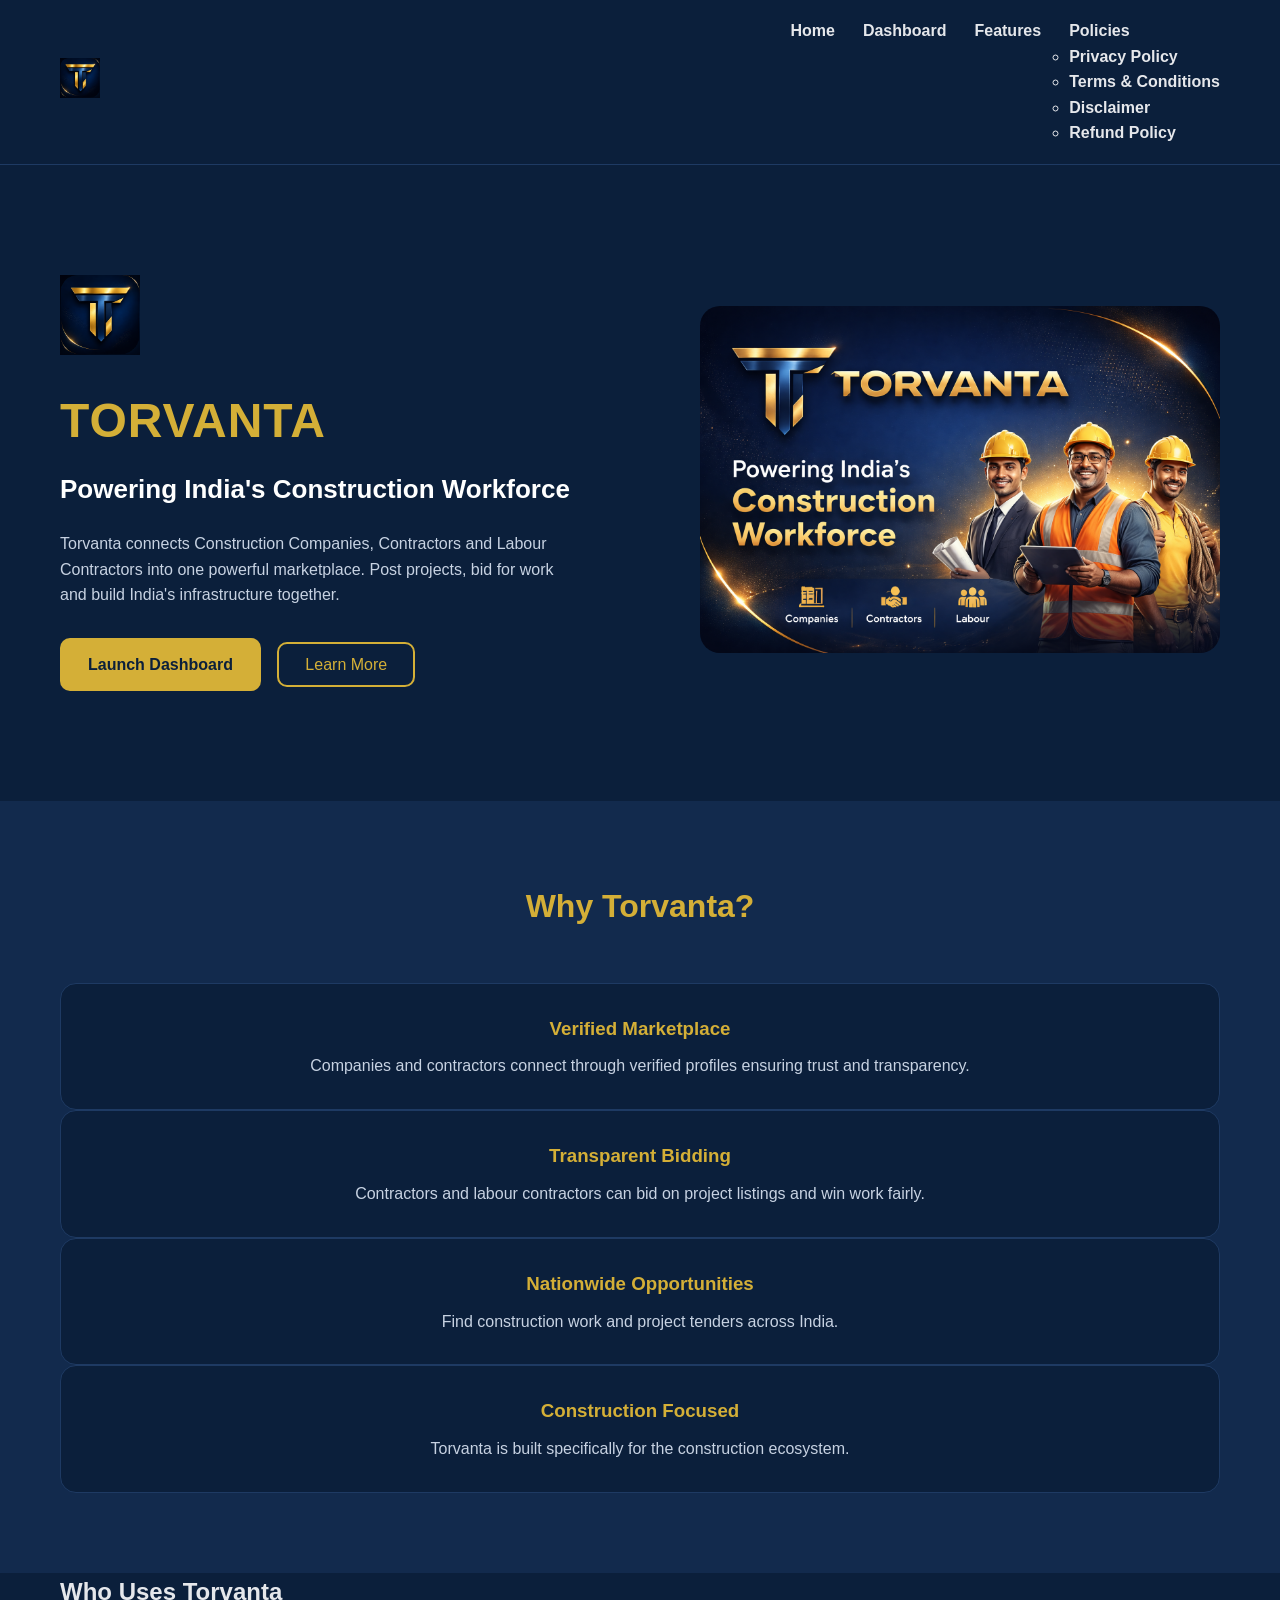
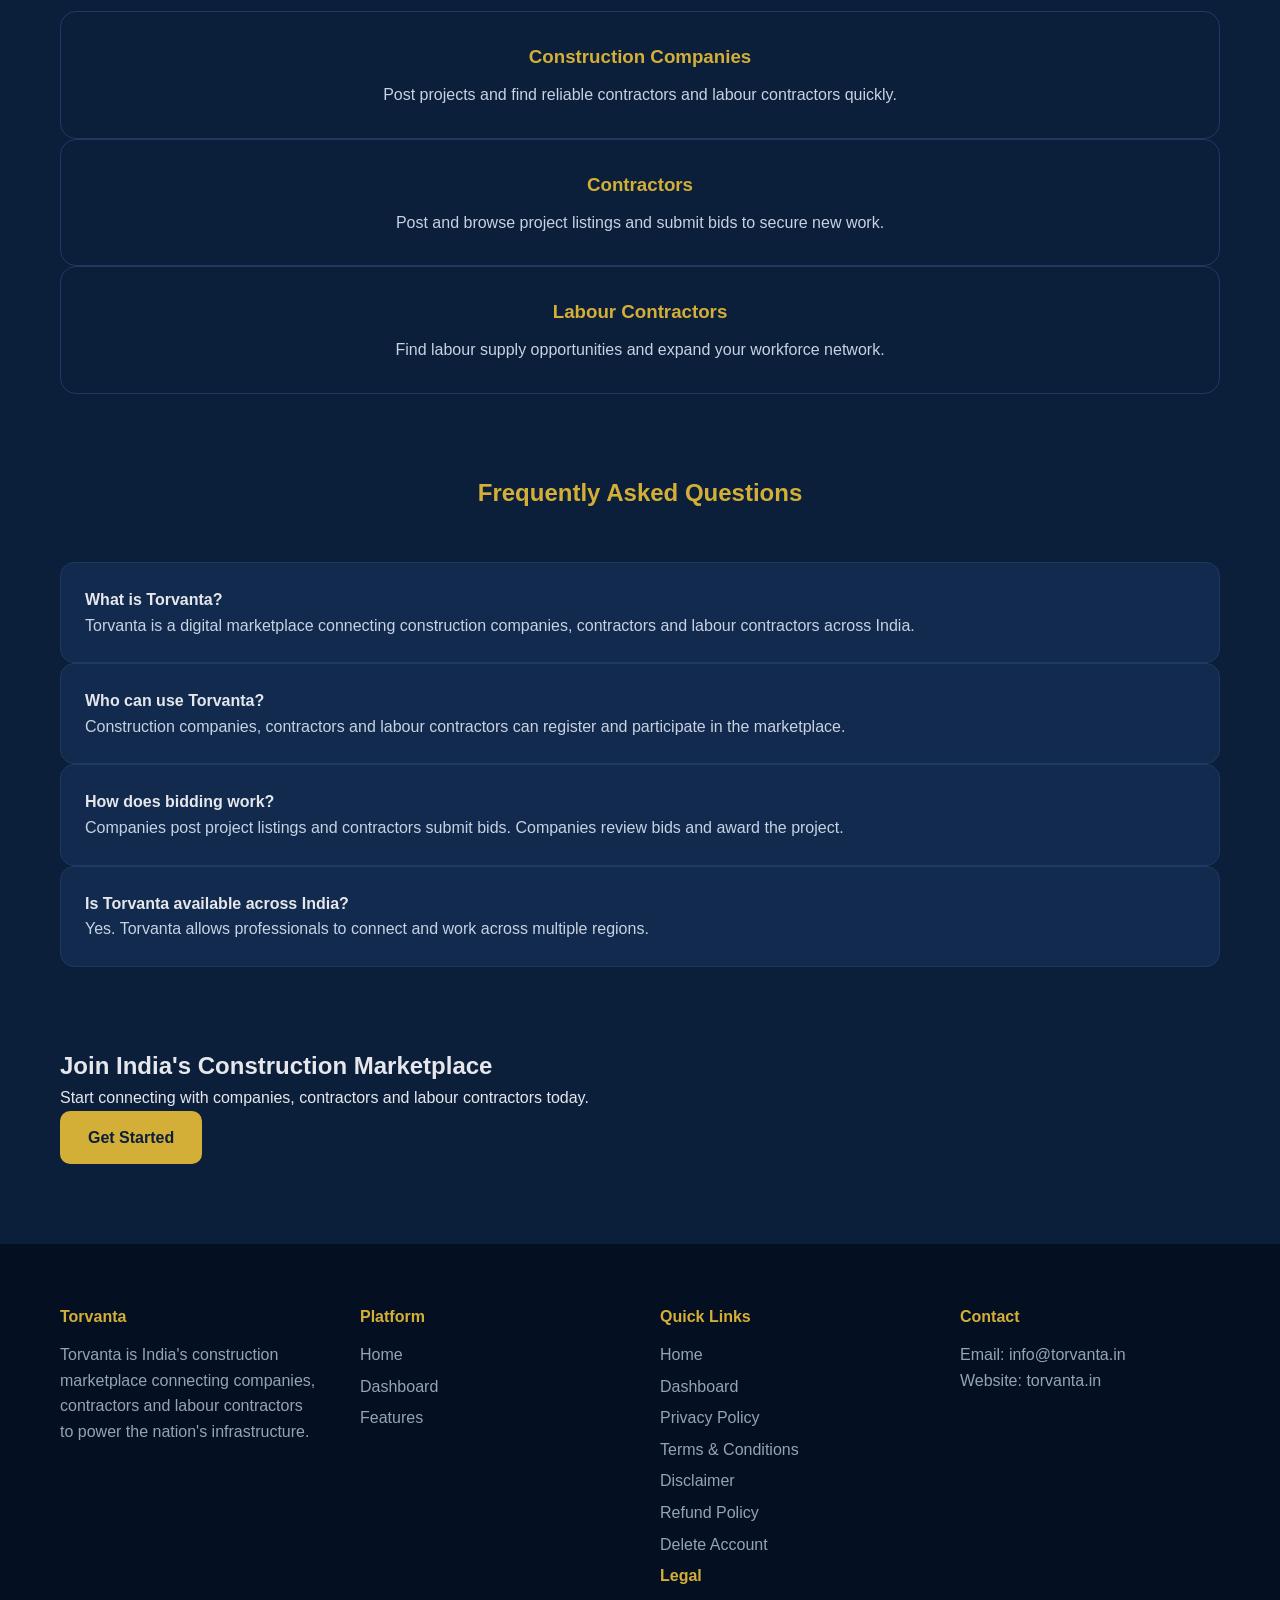
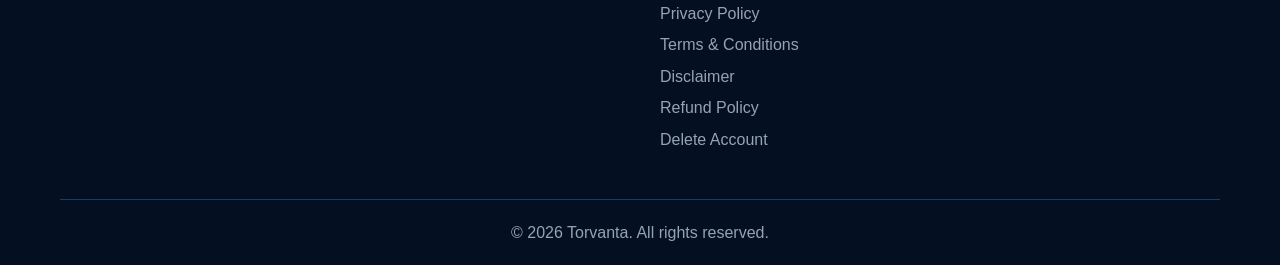
<file: index.html>
<!DOCTYPE html>
<html lang="en">

<head>

<meta charset="UTF-8">
<meta name="viewport" content="width=device-width, initial-scale=1.0">

<title>Torvanta | Powering India's Construction Workforce</title>

<meta name="description"
content="Torvanta is India's construction marketplace connecting Companies, Contractors and Labour Contractors for projects and tenders.">

<link rel="stylesheet" href="styles.css">

</head>

<body>

<!-- ================= NAVBAR ================= -->

<nav class="navbar">

<div class="container">

<div class="nav-brand">

<img src="logo.png" class="nav-logo">

</div>

<ul class="nav-links">

<li><a href="index.html" class="active">Home</a></li>

<li><a href="dashboard.html">Dashboard</a></li>

<li><a href="#features">Features</a></li>

<li class="dropdown">

<a href="#">Policies</a>

<ul class="dropdown-menu">

<li><a href="privacy-policy.html">Privacy Policy</a></li>

<li><a href="terms-conditions.html">Terms & Conditions</a></li>

<li><a href="disclaimer.html">Disclaimer</a></li>

<li><a href="refund-policy.html">Refund Policy</a></li>

</ul>

</li>

</ul>

</div>

</nav>


<!-- ================= HERO ================= -->

<header class="hero">

<div class="container hero-flex">

<div class="hero-left">

<img src="logo.png" class="hero-logo">

<h1>TORVANTA</h1>

<h2 class="tagline">

Powering India's Construction Workforce

</h2>

<p class="hero-text">

Torvanta connects Construction Companies, Contractors and Labour Contractors 
into one powerful marketplace. Post projects, bid for work and build India's 
infrastructure together.

</p>

<div class="hero-buttons">

<a href="dashboard.html" class="btn btn-gold">

Launch Dashboard

</a>

<a href="#features" class="btn btn-outline">

Learn More

</a>

</div>

</div>


<div class="hero-right">

<img src="hero-banner.png" class="hero-image">

</div>

</div>

</header>


<!-- ================= FEATURES ================= -->

<section id="features" class="features">

<div class="container">

<h2>Why Torvanta?</h2>

<div class="feature-grid">

<div class="feature-card">

<h3>Verified Marketplace</h3>

<p>

Companies and contractors connect through verified profiles ensuring
trust and transparency.

</p>

</div>

<div class="feature-card">

<h3>Transparent Bidding</h3>

<p>

Contractors and labour contractors can bid on project listings and
win work fairly.

</p>

</div>

<div class="feature-card">

<h3>Nationwide Opportunities</h3>

<p>

Find construction work and project tenders across India.

</p>

</div>

<div class="feature-card">

<h3>Construction Focused</h3>

<p>

Torvanta is built specifically for the construction ecosystem.

</p>

</div>

</div>

</div>

</section>


<!-- ================= HOW IT WORKS ================= -->

<section class="how-it-works">

<div class="container">

<h2>Who Uses Torvanta</h2>

<div class="feature-grid">

<div class="feature-card">

<h3>Construction Companies</h3>

<p>

Post projects and find reliable contractors and labour contractors
quickly.

</p>

</div>

<div class="feature-card">

<h3>Contractors</h3>

<p>

Post and browse project listings and submit bids to secure new work.

</p>

</div>

<div class="feature-card">

<h3>Labour Contractors</h3>

<p>

Find labour supply opportunities and expand your workforce network.

</p>

</div>

</div>

</div>

</section>


<!-- ================= FAQ ================= -->

<section class="faq">

<div class="container">

<h2>Frequently Asked Questions</h2>

<div class="faq-container">

<div class="faq-item">

<h4>What is Torvanta?</h4>

<p>

Torvanta is a digital marketplace connecting construction companies,
contractors and labour contractors across India.

</p>

</div>

<div class="faq-item">

<h4>Who can use Torvanta?</h4>

<p>

Construction companies, contractors and labour contractors can
register and participate in the marketplace.

</p>

</div>

<div class="faq-item">

<h4>How does bidding work?</h4>

<p>

Companies post project listings and contractors submit bids.
Companies review bids and award the project.

</p>

</div>

<div class="faq-item">

<h4>Is Torvanta available across India?</h4>

<p>

Yes. Torvanta allows professionals to connect and work across
multiple regions.

</p>

</div>

</div>

</div>

</section>


<!-- ================= CALL TO ACTION ================= -->

<section class="cta">

<div class="container">

<h2>Join India's Construction Marketplace</h2>

<p>

Start connecting with companies, contractors and labour contractors today.

</p>

<a href="dashboard.html" class="btn btn-gold">

Get Started

</a>

</div>

</section>


<!-- ================= FOOTER ================= -->

<footer class="footer" id="footer">

<div class="container">

<div class="footer-content">

<div class="footer-section">

<h4>Torvanta</h4>

<p>

Torvanta is India's construction marketplace connecting companies,
contractors and labour contractors to power the nation's infrastructure.

</p>

</div>

<div class="footer-section">

<h4>Platform</h4>

<ul>

<li><a href="index.html">Home</a></li>

<li><a href="dashboard.html">Dashboard</a></li>

<li><a href="#features">Features</a></li>

</ul>

</div>

<div class="footer-section">

<h4>Quick Links</h4>
<ul>

<li><a href="index.html">Home</a></li>

<li><a href="dashboard.html">Dashboard</a></li>

<li><a href="privacy-policy.html">Privacy Policy</a></li>

<li><a href="terms-conditions.html">Terms & Conditions</a></li>

<li><a href="disclaimer.html">Disclaimer</a></li>

<li><a href="refund-policy.html">Refund Policy</a></li>

<li><a href="delete-account.html">Delete Account</a></li>

</ul>

<h4>Legal</h4>

<ul>

<li><a href="privacy-policy.html">Privacy Policy</a></li>

<li><a href="terms-conditions.html">Terms & Conditions</a></li>

<li><a href="disclaimer.html">Disclaimer</a></li>

<li><a href="refund-policy.html">Refund Policy</a></li>

<li><a href="delete-account.html">Delete Account</a></li>

</ul>

</div>

<div class="footer-section">

<h4>Contact</h4>

<p>Email: info@torvanta.in</p>


<p>Website: torvanta.in</p>

</div>

</div>

<div class="footer-bottom">

<p>© 2026 Torvanta. All rights reserved.</p>

</div>

</div>

</footer>

</body>
</html>
</file>
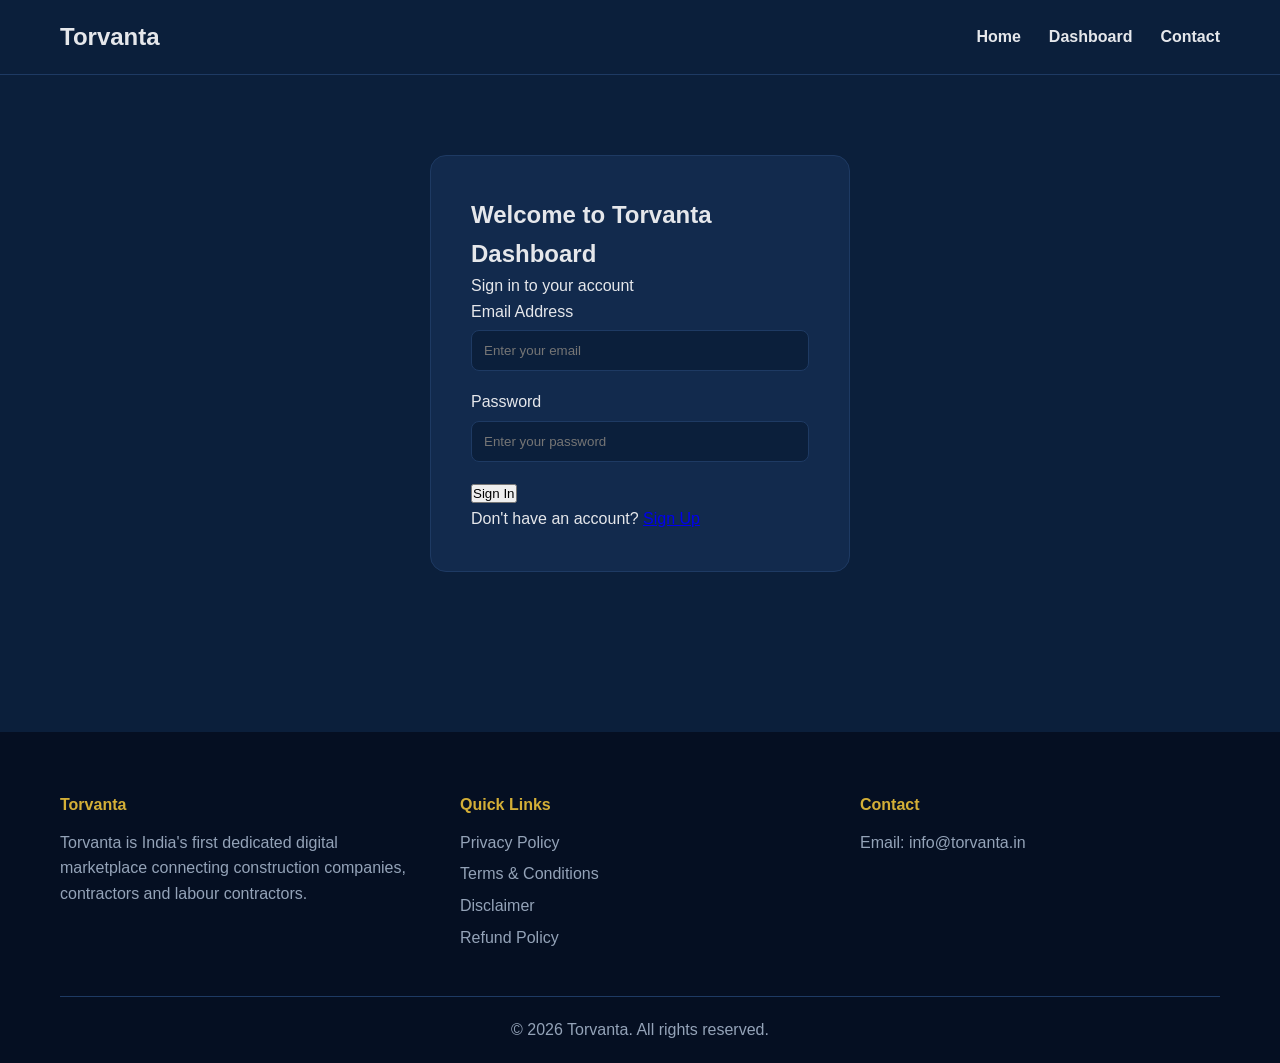
<file: dashboard.html>
<!DOCTYPE html>
<html lang="en">
<head>
    <meta charset="UTF-8">
    <meta name="viewport" content="width=device-width, initial-scale=1.0">
    <meta name="description" content="Dashboard - Torvanta">
    <title>Dashboard - Torvanta</title>
    <link rel="stylesheet" href="styles.css">
</head>
<body>
    <nav class="navbar">
        <div class="container">
            <div class="nav-brand">
                <h1>Torvanta</h1>
            </div>
            <ul class="nav-links">
                <li><a href="index.html">Home</a></li>
                <li><a href="dashboard.html" class="active">Dashboard</a></li>
                <li><a href="index.html#footer">Contact</a></li>
            </ul>
        </div>
    </nav>

    <div class="dashboard-container">
        <div id="loginForm" class="login-section">
            <div class="login-box">
                <h2>Welcome to Torvanta Dashboard</h2>
                <p>Sign in to your account</p>
                <form id="signInForm">
                    <div class="form-group">
                        <label for="email">Email Address</label>
                        <input type="email" id="email" name="email" placeholder="Enter your email" required>
                    </div>
                    <div class="form-group">
                        <label for="password">Password</label>
                        <input type="password" id="password" name="password" placeholder="Enter your password" required>
                    </div>
                    <button type="submit" class="btn btn-primary">Sign In</button>
                    <p class="signup-link">Don't have an account? <a href="#" onclick="toggleSignUp(event)">Sign Up</a></p>
                </form>
            </div>
        </div>

        <div id="signUpForm" class="signup-section" style="display: none;">
            <div class="signup-box">
                <h2>Create Your Account</h2>
                <p>Join Torvanta today</p>
                <form id="createAccountForm">
                    <div class="form-group">
                        <label for="fullName">Full Name</label>
                        <input type="text" id="fullName" name="fullName" placeholder="Enter your full name" required>
                    </div>
                    <div class="form-group">
                        <label for="newEmail">Email Address</label>
                        <input type="email" id="newEmail" name="newEmail" placeholder="Enter your email" required>
                    </div>
                    <div class="form-group">
                        <label for="newPassword">Password</label>
                        <input type="password" id="newPassword" name="newPassword" placeholder="Create a password" required>
                    </div>
                    <div class="form-group">
                        <label for="confirmPassword">Confirm Password</label>
                        <input type="password" id="confirmPassword" name="confirmPassword" placeholder="Confirm your password" required>
                    </div>
                    <button type="submit" class="btn btn-primary">Create Account</button>
                    <p class="login-link">Already have an account? <a href="#" onclick="toggleSignUp(event)">Sign In</a></p>
                </form>
            </div>
        </div>

        <div id="dashboardContent" class="dashboard-content" style="display: none;">
            <div class="dashboard-header">
                <h1>Dashboard</h1>
                <button class="btn btn-secondary" onclick="logout()">Logout</button>
            </div>

            <div class="dashboard-tabs">
                <button class="tab-btn active" onclick="switchTab('overview')">Overview</button>
                <button class="tab-btn" onclick="switchTab('profile')">Profile</button>
                <button class="tab-btn" onclick="switchTab('settings')">Settings</button>
                <button class="tab-btn" onclick="switchTab('transactions')">Transactions</button>
            </div>

            <div id="overviewTab" class="tab-content active">
                <div class="overview-grid">
                    <div class="card">
                        <h3>Account Status</h3>
                        <p id="accountStatus">Active</p>
                    </div>
                    <div class="card">
                        <h3>Member Since</h3>
                        <p id="memberSince">-</p>
                    </div>
                    <div class="card">
                        <h3>Total Transactions</h3>
                        <p id="totalTransactions">0</p>
                    </div>
                    <div class="card">
                        <h3>Account Verification</h3>
                        <p id="verification">Pending</p>
                    </div>
                </div>
            </div>

            <div id="profileTab" class="tab-content" style="display: none;">
                <div class="profile-form">
                    <h3>User Profile</h3>
                    <div class="form-group">
                        <label>Full Name</label>
                        <p id="profileName">-</p>
                    </div>
                    <div class="form-group">
                        <label>Email</label>
                        <p id="profileEmail">-</p>
                    </div>
                    <div class="form-group">
                        <label>Phone</label>
                        <input type="text" id="phoneInput" placeholder="Enter phone number">
                    </div>
                    <div class="form-group">
                        <label>Address</label>
                        <input type="text" id="addressInput" placeholder="Enter address">
                    </div>
                    <button class="btn btn-primary" onclick="updateProfile()">Update Profile</button>
                </div>
            </div>

            <div id="settingsTab" class="tab-content" style="display: none;">
                <div class="settings-form">
                    <h3>Account Settings</h3>
                    <div class="setting-item">
                        <label>
                            <input type="checkbox" checked> Email Notifications
                        </label>
                        <p>Receive email updates and notifications</p>
                    </div>
                    <div class="setting-item">
                        <label>
                            <input type="checkbox" checked> SMS Alerts
                        </label>
                        <p>Receive SMS alerts for important updates</p>
                    </div>
                    <div class="setting-item">
                        <label>
                            <input type="checkbox"> Marketing Emails
                        </label>
                        <p>Receive promotional and marketing emails</p>
                    </div>
                    <hr>
                    <h4>Security</h4>
                    <div class="form-group">
                        <label for="currentPass">Current Password</label>
                        <input type="password" id="currentPass" placeholder="Enter current password">
                    </div>
                    <div class="form-group">
                        <label for="newPass">New Password</label>
                        <input type="password" id="newPass" placeholder="Enter new password">
                    </div>
                    <div class="form-group">
                        <label for="confirmPass">Confirm Password</label>
                        <input type="password" id="confirmPass" placeholder="Confirm new password">
                    </div>
                    <button class="btn btn-primary" onclick="changePassword()">Change Password</button>
                </div>
            </div>

            <div id="transactionsTab" class="tab-content" style="display: none;">
                <div class="transactions">
                    <h3>Recent Transactions</h3>
                    <table class="transactions-table">
                        <thead>
                            <tr>
                                <th>Date</th>
                                <th>Description</th>
                                <th>Amount</th>
                                <th>Status</th>
                            </tr>
                        </thead>
                        <tbody id="transactionsBody">
                            <tr>
                                <td colspan="4" style="text-align: center;">No transactions yet</td>
                            </tr>
                        </tbody>
                    </table>
                </div>
            </div>
        </div>
    </div>

    <footer class="footer">
        <div class="container">
            <div class="footer-content">
                <div class="footer-section">
                    <h4>Torvanta</h4>
                    <p>Torvanta is India's first dedicated digital marketplace connecting 
construction companies, contractors and labour contractors.</p>
                </div>
                <div class="footer-section">
                    <h4>Quick Links</h4>
                    <ul>
                        <li><a href="privacy-policy.html">Privacy Policy</a></li>
                        <li><a href="terms-conditions.html">Terms & Conditions</a></li>
                        <li><a href="disclaimer.html">Disclaimer</a></li>
                        <li><a href="refund-policy.html">Refund Policy</a></li>
                    </ul>
                </div>
                <div class="footer-section">
                    <h4>Contact</h4>
                    <p>Email: info@torvanta.in</p>
                </div>
            </div>
            <div class="footer-bottom">
                <p>&copy; 2026 Torvanta. All rights reserved.</p>
            </div>
        </div>
    </footer>

    <script src="dashboard.js"></script>
</body>
</html>
</file>
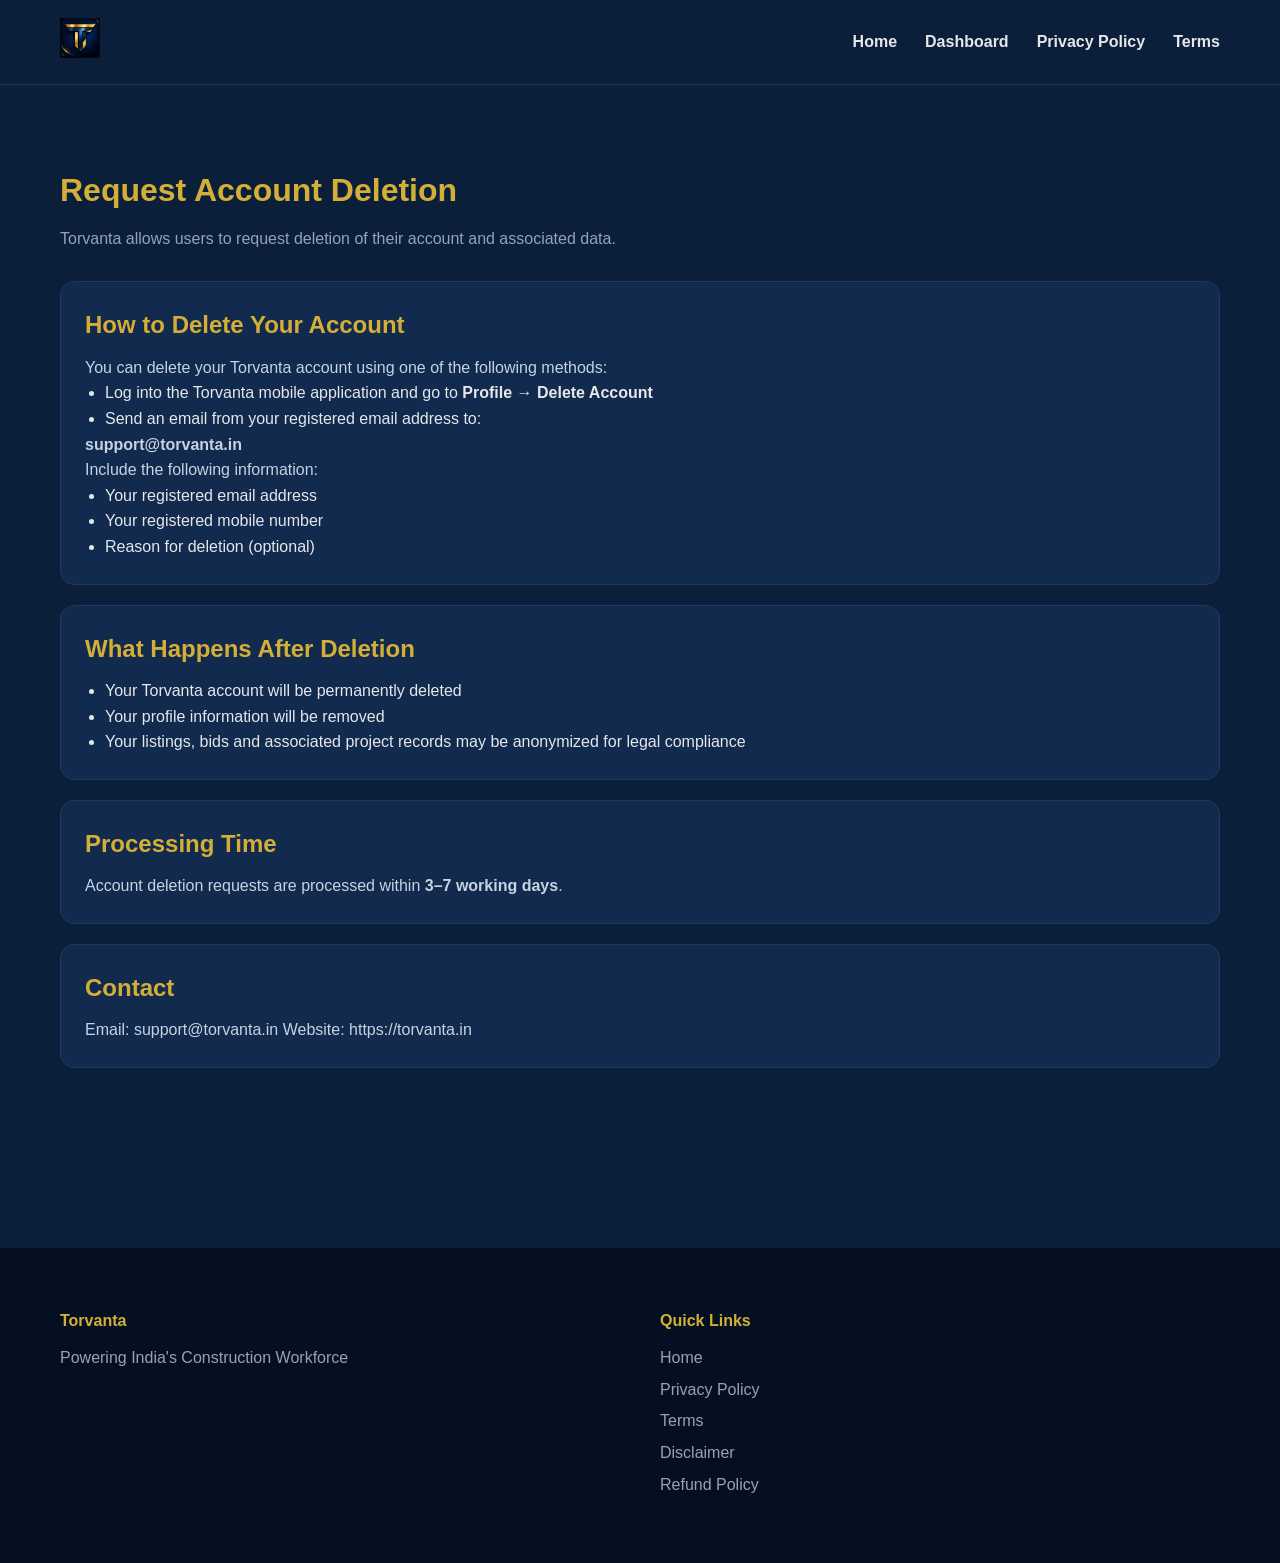
<file: delete-account.html>
<!DOCTYPE html>
<html lang="en">
<head>
<meta charset="UTF-8">
<meta name="viewport" content="width=device-width, initial-scale=1.0">
<title>Delete Account - Torvanta</title>
<link rel="stylesheet" href="styles.css">
</head>

<body>

<nav class="navbar">
<div class="container">

<a href="index.html">
<img src="logo.png" class="nav-logo">
</a>

<ul class="nav-links">

<li><a href="index.html">Home</a></li>

<li><a href="dashboard.html">Dashboard</a></li>

<li><a href="privacy-policy.html">Privacy Policy</a></li>

<li><a href="terms-conditions.html">Terms</a></li>

</ul>

</div>
</nav>

<div class="policy-container">

<div class="container">

<h1>Request Account Deletion</h1>

<p class="last-updated">
Torvanta allows users to request deletion of their account and associated data.
</p>

<section class="policy-section">

<h2>How to Delete Your Account</h2>

<p>You can delete your Torvanta account using one of the following methods:</p>

<ul>

<li>
Log into the Torvanta mobile application and go to  
<b>Profile → Delete Account</b>
</li>

<li>
Send an email from your registered email address to:
</li>

</ul>

<p>

<b>support@torvanta.in</b>

</p>

<p>

Include the following information:

</p>

<ul>

<li>Your registered email address</li>
<li>Your registered mobile number</li>
<li>Reason for deletion (optional)</li>

</ul>

</section>

<section class="policy-section">

<h2>What Happens After Deletion</h2>

<ul>

<li>Your Torvanta account will be permanently deleted</li>

<li>Your profile information will be removed</li>

<li>Your listings, bids and associated project records may be anonymized for legal compliance</li>

</ul>

</section>

<section class="policy-section">

<h2>Processing Time</h2>

<p>

Account deletion requests are processed within

<b>3–7 working days</b>.

</p>

</section>

<section class="policy-section">

<h2>Contact</h2>

<p>

Email: support@torvanta.in  
Website: https://torvanta.in

</p>

</section>

</div>

</div>

<footer class="footer">

<div class="container">

<div class="footer-content">

<div class="footer-section">

<h4>Torvanta</h4>

<p>Powering India's Construction Workforce</p>

</div>

<div class="footer-section">

<h4>Quick Links</h4>

<ul>

<li><a href="index.html">Home</a></li>

<li><a href="privacy-policy.html">Privacy Policy</a></li>

<li><a href="terms-conditions.html">Terms</a></li>

<li><a href="disclaimer.html">Disclaimer</a></li>

<li><a href="refund-policy.html">Refund Policy</a></li>

</ul>

</div>

</div>

</div>

</footer>

</body>
</html>
</file>
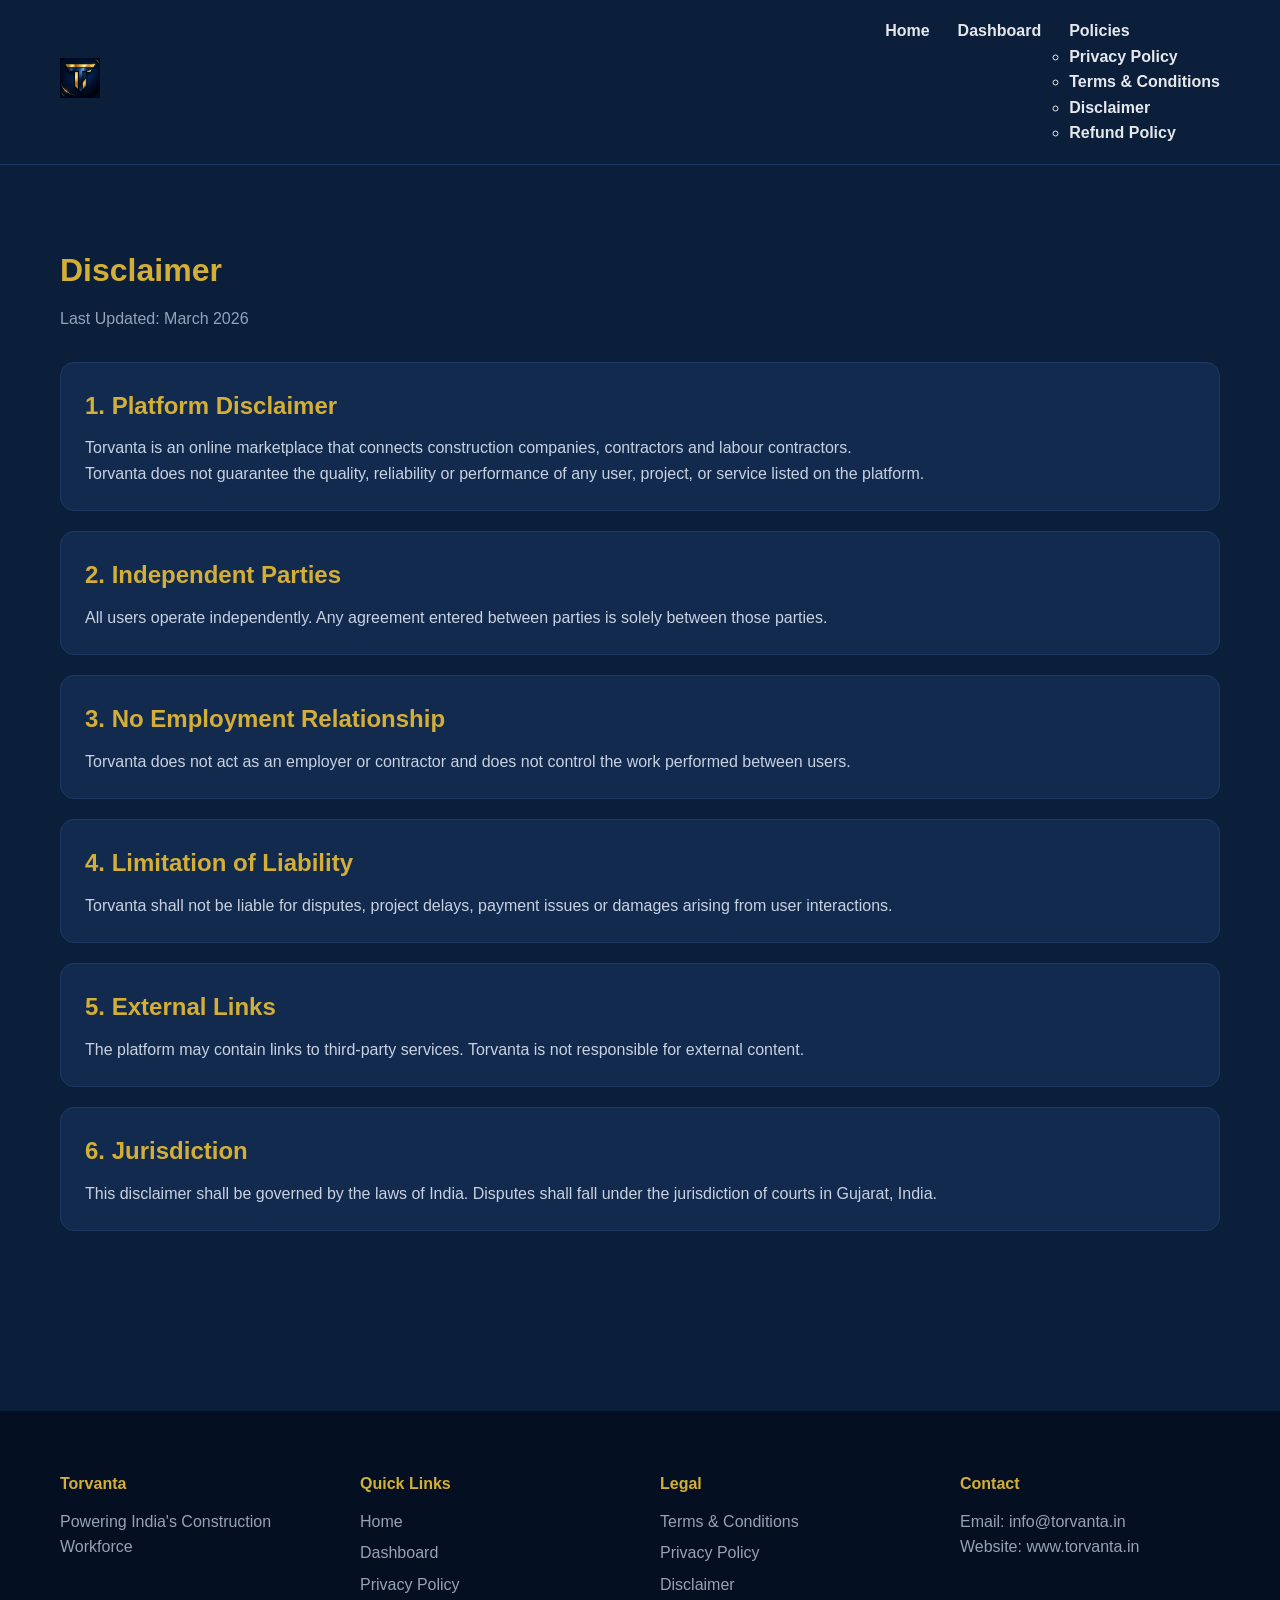
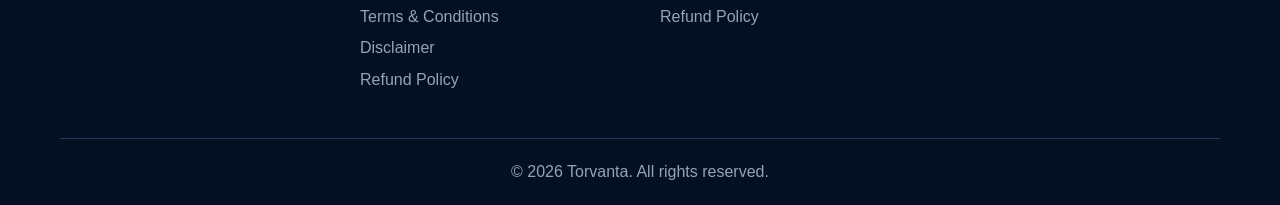
<file: disclaimer.html>
<!DOCTYPE html>
<html lang="en">
<head>
<meta charset="UTF-8">
<title>Disclaimer - Torvanta</title>
<link rel="stylesheet" href="styles.css">
</head>

<body>

<nav class="navbar">
<div class="container">

<a href="index.html">
<img src="logo.png" class="nav-logo">
</a>

<ul class="nav-links">

<li><a href="index.html">Home</a></li>

<li><a href="dashboard.html">Dashboard</a></li>

<li class="dropdown">

<a href="#">Policies</a>

<ul class="dropdown-menu">

<li><a href="privacy-policy.html">Privacy Policy</a></li>

<li><a href="terms-conditions.html">Terms & Conditions</a></li>

<li><a href="disclaimer.html">Disclaimer</a></li>

<li><a href="refund-policy.html">Refund Policy</a></li>

</ul>

</li>

</ul>

</div>
</nav>    

<div class="policy-container">
<div class="container">

<h1>Disclaimer</h1>

<p class="last-updated">Last Updated: March 2026</p>

<section class="policy-section">

<h2>1. Platform Disclaimer</h2>

<p>
Torvanta is an online marketplace that connects construction companies, contractors and labour contractors.
</p>

<p>
Torvanta does not guarantee the quality, reliability or performance of any user, project, or service listed on the platform.
</p>

</section>

<section class="policy-section">

<h2>2. Independent Parties</h2>

<p>
All users operate independently.  
Any agreement entered between parties is solely between those parties.
</p>

</section>

<section class="policy-section">

<h2>3. No Employment Relationship</h2>

<p>
Torvanta does not act as an employer or contractor and does not control the work performed between users.
</p>

</section>

<section class="policy-section">

<h2>4. Limitation of Liability</h2>

<p>
Torvanta shall not be liable for disputes, project delays, payment issues or damages arising from user interactions.
</p>

</section>

<section class="policy-section">

<h2>5. External Links</h2>

<p>
The platform may contain links to third-party services. Torvanta is not responsible for external content.
</p>

</section>

<section class="policy-section">

<h2>6. Jurisdiction</h2>

<p>
This disclaimer shall be governed by the laws of India.  
Disputes shall fall under the jurisdiction of courts in Gujarat, India.
</p>

</section>

</div>
</div>

<footer class="footer">

<div class="container">

<div class="footer-content">

<div class="footer-section">

<h4>Torvanta</h4>

<p>
Powering India's Construction Workforce
</p>

</div>

<div class="footer-section">

<h4>Quick Links</h4>

<ul>

<li><a href="index.html">Home</a></li>

<li><a href="dashboard.html">Dashboard</a></li>

<li><a href="privacy-policy.html">Privacy Policy</a></li>

<li><a href="terms-conditions.html">Terms & Conditions</a></li>

<li><a href="disclaimer.html">Disclaimer</a></li>

<li><a href="refund-policy.html">Refund Policy</a></li>

</ul>

</div>

<div class="footer-section">

<h4>Legal</h4>

<ul>

<li><a href="terms-conditions.html">Terms & Conditions</a></li>

<li><a href="privacy-policy.html">Privacy Policy</a></li>

<li><a href="disclaimer.html">Disclaimer</a></li>

<li><a href="refund-policy.html">Refund Policy</a></li>

</ul>

</div>

<div class="footer-section">

<h4>Contact</h4>

<p>Email: info@torvanta.in</p>

<p>Website: www.torvanta.in</p>

</div>

</div>

<div class="footer-bottom">

<p>
© 2026 Torvanta. All rights reserved.
</p>

</div>

</div>

</footer>
</body>
</html>
</file>
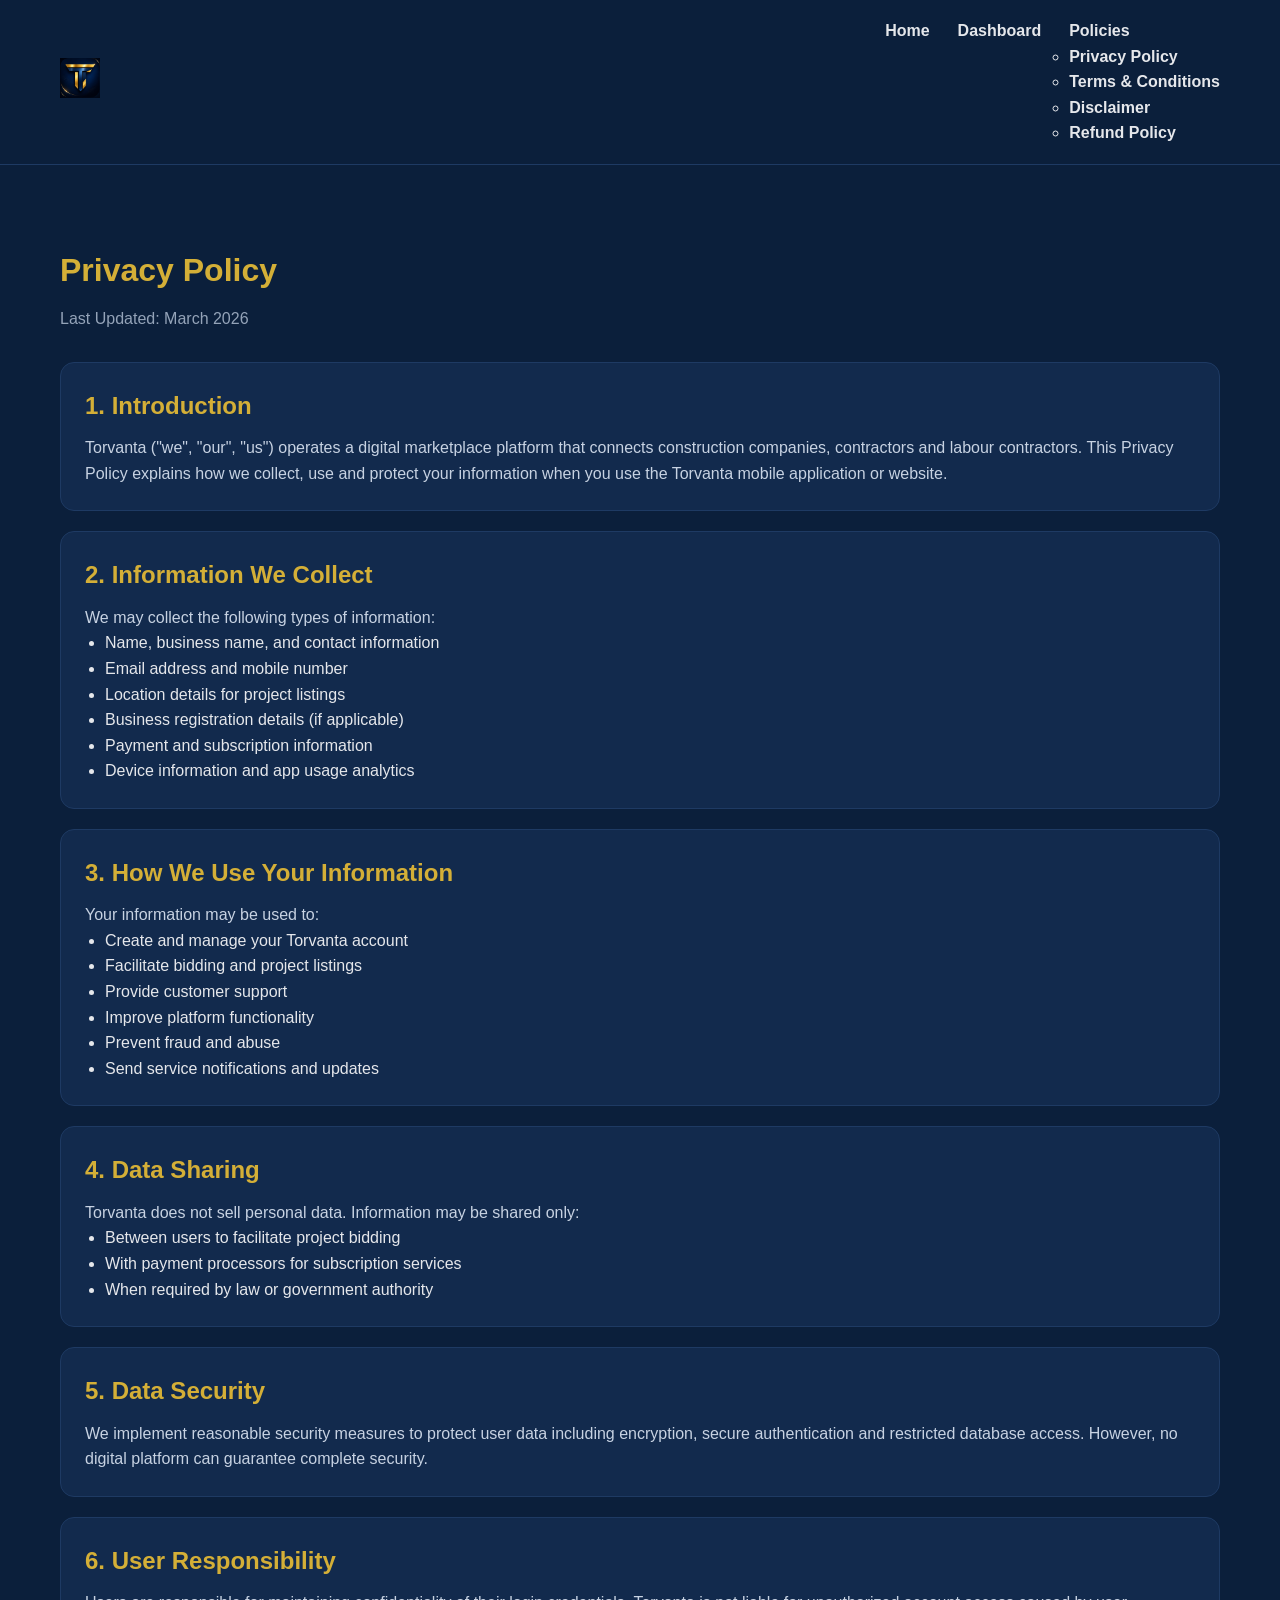
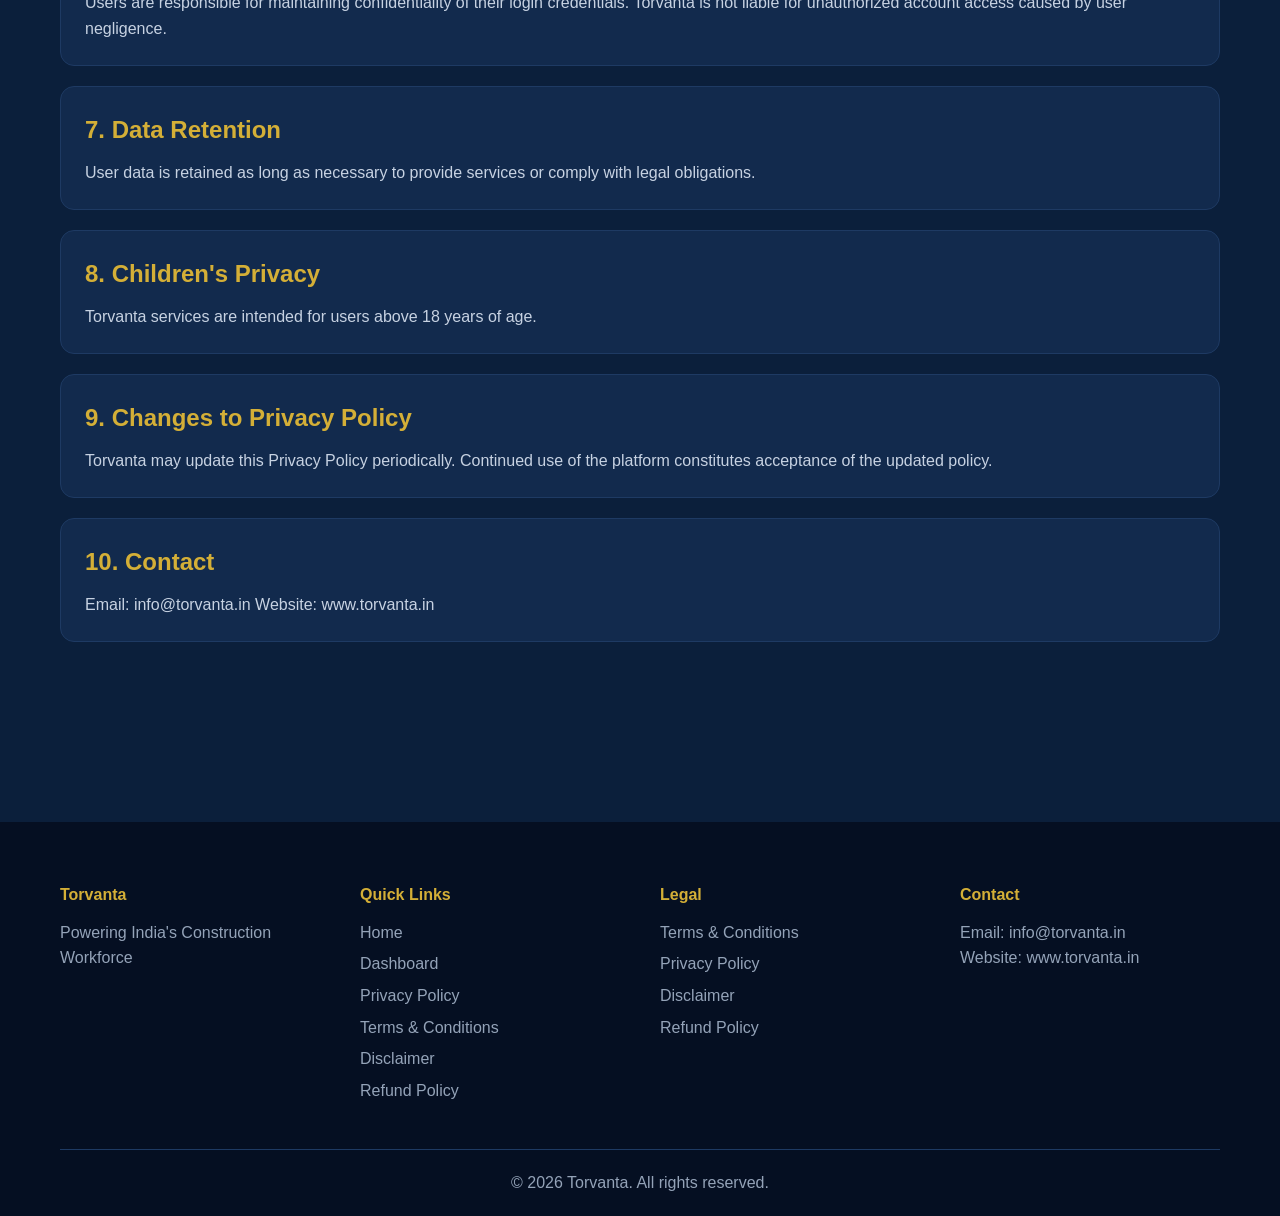
<file: privacy-policy.html>
<!DOCTYPE html>
<html lang="en">
<head>
<meta charset="UTF-8">
<meta name="viewport" content="width=device-width, initial-scale=1.0">
<title>Privacy Policy - Torvanta</title>
<link rel="stylesheet" href="styles.css">
</head>

<body>

<nav class="navbar">
<div class="container">

<a href="index.html">
<img src="logo.png" class="nav-logo">
</a>

<ul class="nav-links">

<li><a href="index.html">Home</a></li>

<li><a href="dashboard.html">Dashboard</a></li>

<li class="dropdown">

<a href="#">Policies</a>

<ul class="dropdown-menu">

<li><a href="privacy-policy.html">Privacy Policy</a></li>

<li><a href="terms-conditions.html">Terms & Conditions</a></li>

<li><a href="disclaimer.html">Disclaimer</a></li>

<li><a href="refund-policy.html">Refund Policy</a></li>

</ul>

</li>

</ul>

</div>
</nav>

<div class="policy-container">
<div class="container">

<h1>Privacy Policy</h1>
<p class="last-updated">Last Updated: March 2026</p>

<section class="policy-section">
<h2>1. Introduction</h2>
<p>
Torvanta ("we", "our", "us") operates a digital marketplace platform that connects construction companies, contractors and labour contractors.  
This Privacy Policy explains how we collect, use and protect your information when you use the Torvanta mobile application or website.
</p>
</section>

<section class="policy-section">
<h2>2. Information We Collect</h2>

<p>We may collect the following types of information:</p>

<ul>
<li>Name, business name, and contact information</li>
<li>Email address and mobile number</li>
<li>Location details for project listings</li>
<li>Business registration details (if applicable)</li>
<li>Payment and subscription information</li>
<li>Device information and app usage analytics</li>
</ul>

</section>

<section class="policy-section">
<h2>3. How We Use Your Information</h2>

<p>Your information may be used to:</p>

<ul>
<li>Create and manage your Torvanta account</li>
<li>Facilitate bidding and project listings</li>
<li>Provide customer support</li>
<li>Improve platform functionality</li>
<li>Prevent fraud and abuse</li>
<li>Send service notifications and updates</li>
</ul>

</section>

<section class="policy-section">
<h2>4. Data Sharing</h2>

<p>
Torvanta does not sell personal data. Information may be shared only:
</p>

<ul>
<li>Between users to facilitate project bidding</li>
<li>With payment processors for subscription services</li>
<li>When required by law or government authority</li>
</ul>

</section>

<section class="policy-section">
<h2>5. Data Security</h2>

<p>
We implement reasonable security measures to protect user data including encryption, secure authentication and restricted database access.  
However, no digital platform can guarantee complete security.
</p>

</section>

<section class="policy-section">
<h2>6. User Responsibility</h2>

<p>
Users are responsible for maintaining confidentiality of their login credentials.  
Torvanta is not liable for unauthorized account access caused by user negligence.
</p>

</section>

<section class="policy-section">
<h2>7. Data Retention</h2>

<p>
User data is retained as long as necessary to provide services or comply with legal obligations.
</p>

</section>

<section class="policy-section">
<h2>8. Children's Privacy</h2>

<p>
Torvanta services are intended for users above 18 years of age.
</p>

</section>

<section class="policy-section">
<h2>9. Changes to Privacy Policy</h2>

<p>
Torvanta may update this Privacy Policy periodically. Continued use of the platform constitutes acceptance of the updated policy.
</p>

</section>

<section class="policy-section">
<h2>10. Contact</h2>

<p>
Email: info@torvanta.in  
Website: www.torvanta.in
</p>

</section>

</div>
</div>

<footer class="footer">

<div class="container">

<div class="footer-content">

<div class="footer-section">

<h4>Torvanta</h4>

<p>
Powering India's Construction Workforce
</p>

</div>

<div class="footer-section">

<h4>Quick Links</h4>

<ul>

<li><a href="index.html">Home</a></li>

<li><a href="dashboard.html">Dashboard</a></li>

<li><a href="privacy-policy.html">Privacy Policy</a></li>

<li><a href="terms-conditions.html">Terms & Conditions</a></li>

<li><a href="disclaimer.html">Disclaimer</a></li>

<li><a href="refund-policy.html">Refund Policy</a></li>

</ul>

</div>

<div class="footer-section">

<h4>Legal</h4>

<ul>

<li><a href="terms-conditions.html">Terms & Conditions</a></li>

<li><a href="privacy-policy.html">Privacy Policy</a></li>

<li><a href="disclaimer.html">Disclaimer</a></li>

<li><a href="refund-policy.html">Refund Policy</a></li>

</ul>

</div>

<div class="footer-section">

<h4>Contact</h4>

<p>Email: info@torvanta.in</p>

<p>Website: www.torvanta.in</p>

</div>

</div>

<div class="footer-bottom">

<p>
© 2026 Torvanta. All rights reserved.
</p>

</div>

</div>

</footer>
</body>
</html>
</file>
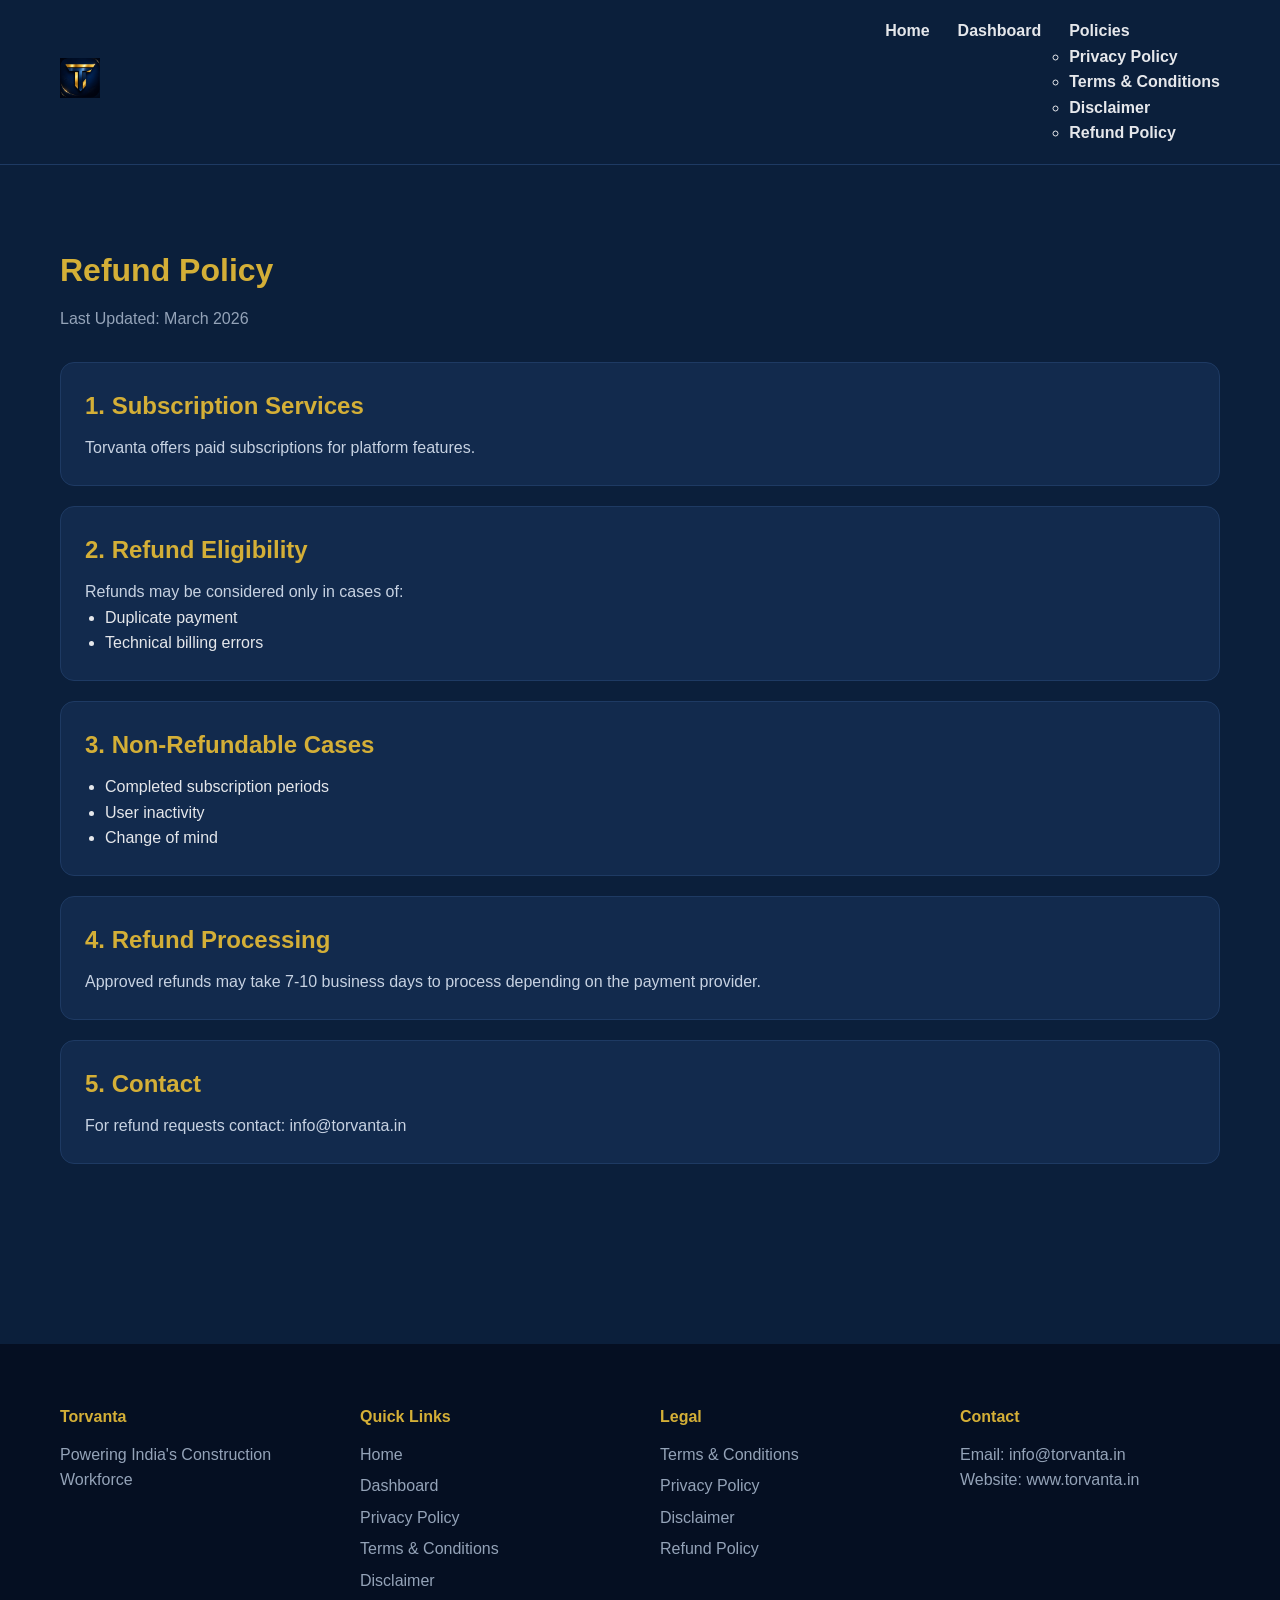
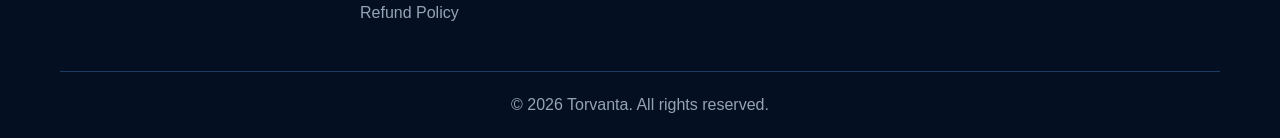
<file: refund-policy.html>
<!DOCTYPE html>
<html lang="en">
<head>
<meta charset="UTF-8">
<title>Refund Policy - Torvanta</title>
<link rel="stylesheet" href="styles.css">
</head>

<body>

 <nav class="navbar">
<div class="container">

<a href="index.html">
<img src="logo.png" class="nav-logo">
</a>

<ul class="nav-links">

<li><a href="index.html">Home</a></li>

<li><a href="dashboard.html">Dashboard</a></li>

<li class="dropdown">

<a href="#">Policies</a>

<ul class="dropdown-menu">

<li><a href="privacy-policy.html">Privacy Policy</a></li>

<li><a href="terms-conditions.html">Terms & Conditions</a></li>

<li><a href="disclaimer.html">Disclaimer</a></li>

<li><a href="refund-policy.html">Refund Policy</a></li>

</ul>

</li>

</ul>

</div>
</nav>   

<div class="policy-container">
<div class="container">

<h1>Refund Policy</h1>

<p class="last-updated">Last Updated: March 2026</p>

<section class="policy-section">

<h2>1. Subscription Services</h2>

<p>
Torvanta offers paid subscriptions for platform features.
</p>

</section>

<section class="policy-section">

<h2>2. Refund Eligibility</h2>

<p>
Refunds may be considered only in cases of:
</p>

<ul>
<li>Duplicate payment</li>
<li>Technical billing errors</li>
</ul>

</section>

<section class="policy-section">

<h2>3. Non-Refundable Cases</h2>

<ul>
<li>Completed subscription periods</li>
<li>User inactivity</li>
<li>Change of mind</li>
</ul>

</section>

<section class="policy-section">

<h2>4. Refund Processing</h2>

<p>
Approved refunds may take 7-10 business days to process depending on the payment provider.
</p>

</section>

<section class="policy-section">

<h2>5. Contact</h2>

<p>
For refund requests contact:

info@torvanta.in
</p>

</section>

</div>
</div>

<footer class="footer">

<div class="container">

<div class="footer-content">

<div class="footer-section">

<h4>Torvanta</h4>

<p>
Powering India's Construction Workforce
</p>

</div>

<div class="footer-section">

<h4>Quick Links</h4>

<ul>

<li><a href="index.html">Home</a></li>

<li><a href="dashboard.html">Dashboard</a></li>

<li><a href="privacy-policy.html">Privacy Policy</a></li>

<li><a href="terms-conditions.html">Terms & Conditions</a></li>

<li><a href="disclaimer.html">Disclaimer</a></li>

<li><a href="refund-policy.html">Refund Policy</a></li>

</ul>

</div>

<div class="footer-section">

<h4>Legal</h4>

<ul>

<li><a href="terms-conditions.html">Terms & Conditions</a></li>

<li><a href="privacy-policy.html">Privacy Policy</a></li>

<li><a href="disclaimer.html">Disclaimer</a></li>

<li><a href="refund-policy.html">Refund Policy</a></li>

</ul>

</div>

<div class="footer-section">

<h4>Contact</h4>

<p>Email: info@torvanta.in</p>

<p>Website: www.torvanta.in</p>

</div>

</div>

<div class="footer-bottom">

<p>
© 2026 Torvanta. All rights reserved.
</p>

</div>

</div>

</footer>
</body>
</html>
</file>
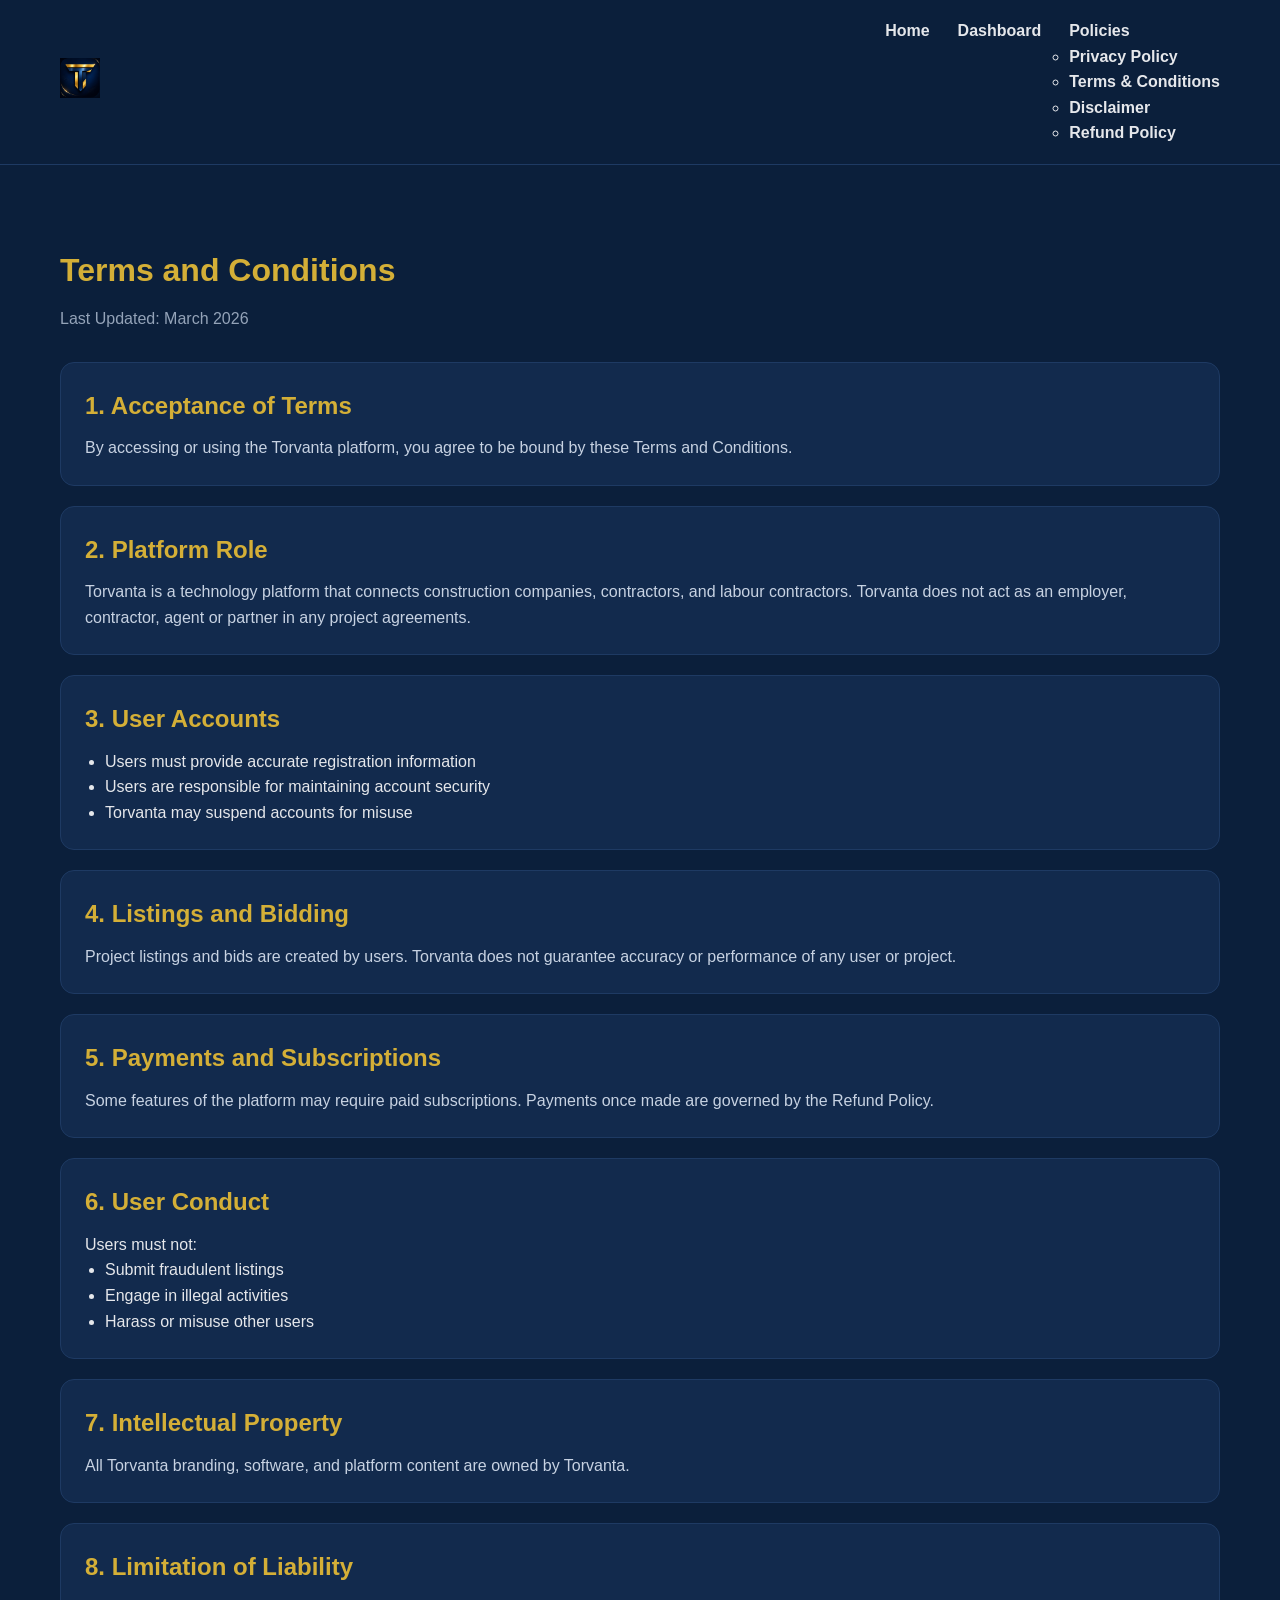
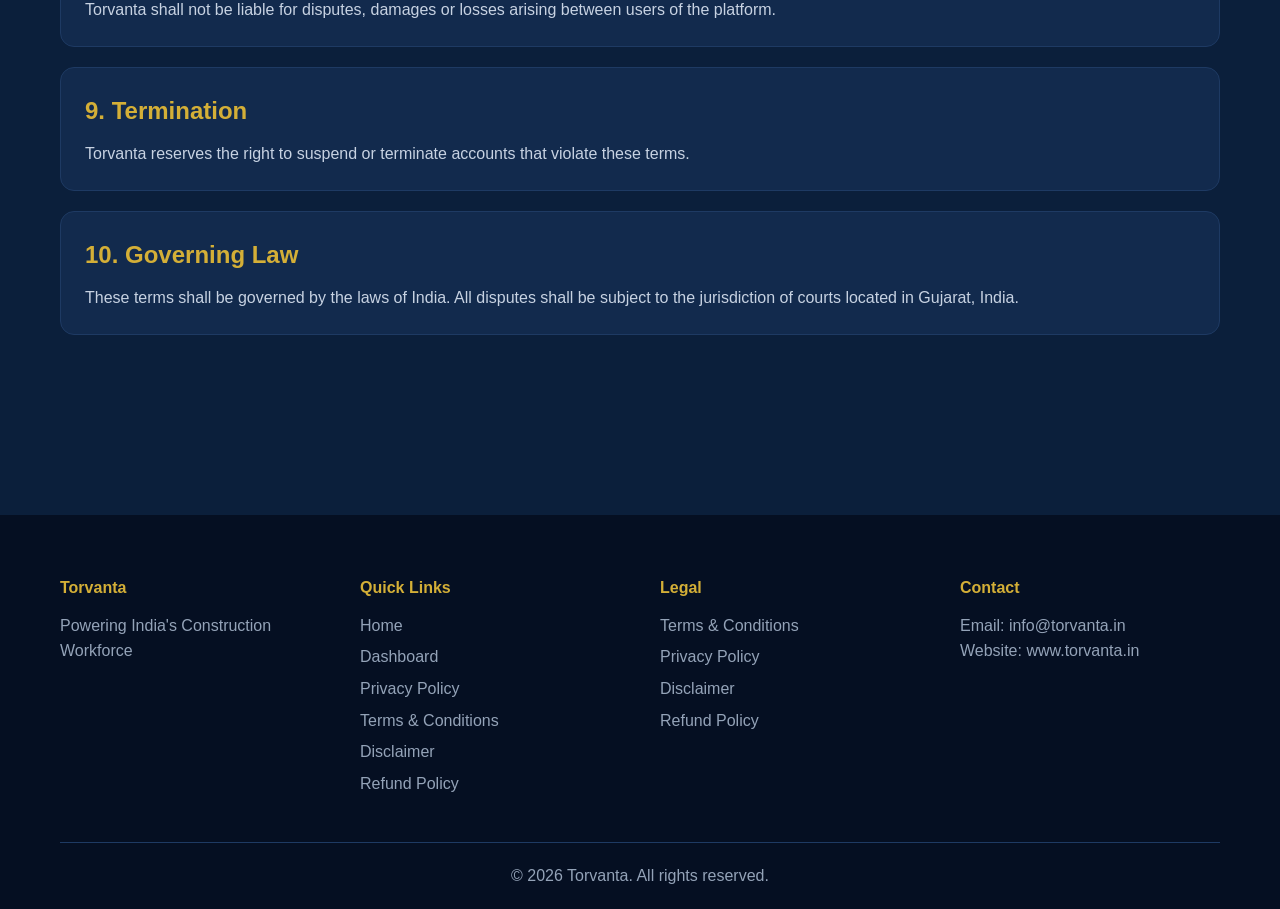
<file: terms-conditions.html>
<!DOCTYPE html>
<html lang="en">
<head>
<meta charset="UTF-8">
<title>Terms & Conditions - Torvanta</title>
<link rel="stylesheet" href="styles.css">
</head>

<body>

<nav class="navbar">
<div class="container">

<a href="index.html">
<img src="logo.png" class="nav-logo">
</a>

<ul class="nav-links">

<li><a href="index.html">Home</a></li>

<li><a href="dashboard.html">Dashboard</a></li>

<li class="dropdown">

<a href="#">Policies</a>

<ul class="dropdown-menu">

<li><a href="privacy-policy.html">Privacy Policy</a></li>

<li><a href="terms-conditions.html">Terms & Conditions</a></li>

<li><a href="disclaimer.html">Disclaimer</a></li>

<li><a href="refund-policy.html">Refund Policy</a></li>

</ul>

</li>

</ul>

</div>
</nav>    

<div class="policy-container">
<div class="container">

<h1>Terms and Conditions</h1>

<p class="last-updated">Last Updated: March 2026</p>

<section class="policy-section">

<h2>1. Acceptance of Terms</h2>

<p>
By accessing or using the Torvanta platform, you agree to be bound by these Terms and Conditions.
</p>

</section>

<section class="policy-section">

<h2>2. Platform Role</h2>

<p>
Torvanta is a technology platform that connects construction companies, contractors, and labour contractors.  
Torvanta does not act as an employer, contractor, agent or partner in any project agreements.
</p>

</section>

<section class="policy-section">

<h2>3. User Accounts</h2>

<ul>
<li>Users must provide accurate registration information</li>
<li>Users are responsible for maintaining account security</li>
<li>Torvanta may suspend accounts for misuse</li>
</ul>

</section>

<section class="policy-section">

<h2>4. Listings and Bidding</h2>

<p>
Project listings and bids are created by users.  
Torvanta does not guarantee accuracy or performance of any user or project.
</p>

</section>

<section class="policy-section">

<h2>5. Payments and Subscriptions</h2>

<p>
Some features of the platform may require paid subscriptions.  
Payments once made are governed by the Refund Policy.
</p>

</section>

<section class="policy-section">

<h2>6. User Conduct</h2>

Users must not:

<ul>
<li>Submit fraudulent listings</li>
<li>Engage in illegal activities</li>
<li>Harass or misuse other users</li>
</ul>

</section>

<section class="policy-section">

<h2>7. Intellectual Property</h2>

<p>
All Torvanta branding, software, and platform content are owned by Torvanta.
</p>

</section>

<section class="policy-section">

<h2>8. Limitation of Liability</h2>

<p>
Torvanta shall not be liable for disputes, damages or losses arising between users of the platform.
</p>

</section>

<section class="policy-section">

<h2>9. Termination</h2>

<p>
Torvanta reserves the right to suspend or terminate accounts that violate these terms.
</p>

</section>

<section class="policy-section">

<h2>10. Governing Law</h2>

<p>
These terms shall be governed by the laws of India.  
All disputes shall be subject to the jurisdiction of courts located in Gujarat, India.
</p>

</section>

</div>
</div>

<footer class="footer">

<div class="container">

<div class="footer-content">

<div class="footer-section">

<h4>Torvanta</h4>

<p>
Powering India's Construction Workforce
</p>

</div>

<div class="footer-section">

<h4>Quick Links</h4>

<ul>

<li><a href="index.html">Home</a></li>

<li><a href="dashboard.html">Dashboard</a></li>

<li><a href="privacy-policy.html">Privacy Policy</a></li>

<li><a href="terms-conditions.html">Terms & Conditions</a></li>

<li><a href="disclaimer.html">Disclaimer</a></li>

<li><a href="refund-policy.html">Refund Policy</a></li>

</ul>

</div>

<div class="footer-section">

<h4>Legal</h4>

<ul>

<li><a href="terms-conditions.html">Terms & Conditions</a></li>

<li><a href="privacy-policy.html">Privacy Policy</a></li>

<li><a href="disclaimer.html">Disclaimer</a></li>

<li><a href="refund-policy.html">Refund Policy</a></li>

</ul>

</div>

<div class="footer-section">

<h4>Contact</h4>

<p>Email: info@torvanta.in</p>

<p>Website: www.torvanta.in</p>

</div>

</div>

<div class="footer-bottom">

<p>
© 2026 Torvanta. All rights reserved.
</p>

</div>

</div>

</footer>
</body>
</html>
</file>
<file: styles.css>
*{
margin:0;
padding:0;
box-sizing:border-box;
}

/* TORVANTA THEME */

:root{

--navy:#0B1F3B;
--navy-light:#122A4D;
--navy-border:#1E3A63;

--gold:#D4AF37;
--gold-light:#F1C85A;

--text:#E5E7EB;
--light:#F8FAFC;
--dark:#111827;

--border:#E5E7EB;

}

/* GLOBAL */

html{
scroll-behavior:smooth;
}

body{
font-family:'Segoe UI',Tahoma,Geneva,Verdana,sans-serif;
background:var(--navy);
color:var(--text);
line-height:1.6;
}

.container{
max-width:1200px;
margin:auto;
padding:0 20px;
}

/* NAVBAR */

.navbar{
background:var(--navy);
padding:18px 0;
border-bottom:1px solid var(--navy-border);
}

.navbar .container{
display:flex;
justify-content:space-between;
align-items:center;
}

.nav-logo{
height:40px;
}

.nav-links{
list-style:none;
display:flex;
gap:28px;
}

.nav-links a{
color:var(--text);
text-decoration:none;
font-weight:600;
}

.nav-links a:hover{
color:var(--gold);
}

/* HERO */

.hero{
padding:110px 0;
}

.hero-flex{
display:flex;
align-items:center;
justify-content:space-between;
gap:60px;
flex-wrap:wrap;
}

.hero-left{
max-width:520px;
}

.hero-logo{
width:80px;
margin-bottom:20px;
}

.hero h1{
font-size:48px;
font-weight:800;
letter-spacing:1px;
color:var(--gold);
}

.tagline{
font-size:26px;
margin:10px 0 20px;
color:white;
}

.hero-text{
color:#C7D2E2;
margin-bottom:30px;
}

.hero-image{
width:520px;
border-radius:20px;
}

/* BUTTONS */

.btn-gold{
background:var(--gold);
color:var(--navy);
padding:14px 28px;
border-radius:10px;
font-weight:700;
text-decoration:none;
display:inline-block;
margin-right:12px;
}

.btn-gold:hover{
background:var(--gold-light);
}

.btn-outline{
border:2px solid var(--gold);
color:var(--gold);
padding:12px 26px;
border-radius:10px;
text-decoration:none;
}

.btn-outline:hover{
background:var(--gold);
color:var(--navy);
}

/* FEATURES */

.features{
padding:80px 0;
background:var(--navy-light);
}

.features h2{
text-align:center;
margin-bottom:50px;
font-size:32px;
color:var(--gold);
}

.features-grid{
display:grid;
grid-template-columns:repeat(auto-fit,minmax(250px,1fr));
gap:30px;
}

.feature-card{
background:var(--navy);
padding:30px;
border-radius:16px;
text-align:center;
border:1px solid var(--navy-border);
}

.feature-card h3{
color:var(--gold);
margin-bottom:10px;
}

.feature-card p{
color:#C7D2E2;
}

/* FAQ */

.faq{
padding:80px 0;
}

.faq h2{
text-align:center;
margin-bottom:50px;
color:var(--gold);
}

.faq-items{
display:grid;
grid-template-columns:repeat(auto-fit,minmax(300px,1fr));
gap:30px;
}

.faq-item{
background:var(--navy-light);
padding:24px;
border-radius:14px;
border:1px solid var(--navy-border);
}

.faq-item h3{
color:var(--gold);
margin-bottom:8px;
}

.faq-item p{
color:#C7D2E2;
}

/* POLICY PAGES */

.policy-container{
padding:80px 0;
}

.policy-container h1{
color:var(--gold);
margin-bottom:10px;
}

.last-updated{
color:#94A3B8;
margin-bottom:30px;
}

.policy-section{
background:var(--navy-light);
padding:24px;
border-radius:14px;
border:1px solid var(--navy-border);
margin-bottom:20px;
}

.policy-section h2{
color:var(--gold);
margin-bottom:10px;
}

.policy-section p{
color:#C7D2E2;
}

.policy-section ul,
.policy-section ol{
margin-left:20px;
}

/* FOOTER */

.footer{
background:#050f22;
padding:60px 0 20px;
margin-top:80px;
}

.footer-content{
display:grid;
grid-template-columns:repeat(auto-fit,minmax(220px,1fr));
gap:40px;
margin-bottom:40px;
}

.footer-section h4{
color:var(--gold);
margin-bottom:12px;
}

.footer-section p{
color:#94A3B8;
}

.footer-section ul{
list-style:none;
}

.footer-section ul li{
margin-bottom:6px;
}

.footer-section ul li a{
color:#94A3B8;
text-decoration:none;
}

.footer-section ul li a:hover{
color:white;
}

.footer-bottom{
border-top:1px solid #1E3A63;
padding-top:20px;
text-align:center;
color:#94A3B8;
}

/* DASHBOARD */

.dashboard-container{
padding:80px 0;
}

.login-box,
.signup-box{
background:var(--navy-light);
padding:40px;
border-radius:16px;
border:1px solid var(--navy-border);
max-width:420px;
margin:auto;
}

.form-group{
margin-bottom:18px;
}

.form-group label{
display:block;
margin-bottom:6px;
}

.form-group input{
width:100%;
padding:12px;
border-radius:8px;
border:1px solid var(--navy-border);
background:var(--navy);
color:white;
}

/* RESPONSIVE */

@media(max-width:900px){

.hero-flex{
flex-direction:column;
text-align:center;
}

.hero-image{
width:100%;
max-width:400px;
}

.hero h1{
font-size:36px;
}

.tagline{
font-size:20px;
}

}

@media(max-width:600px){

.nav-links{
display:none;
}

.hero h1{
font-size:28px;
}

.dropdown-menu{
display:none;
position:absolute;
background:#122A4D;
padding:10px;
list-style:none;
border-radius:8px;
}

.dropdown:hover .dropdown-menu{
display:block;
}

.dropdown-menu li{
padding:6px 10px;
}

.dropdown-menu a{
color:#E5E7EB;
text-decoration:none;
}

.dropdown-menu a:hover{
color:#D4AF37;
}

}
</file>
